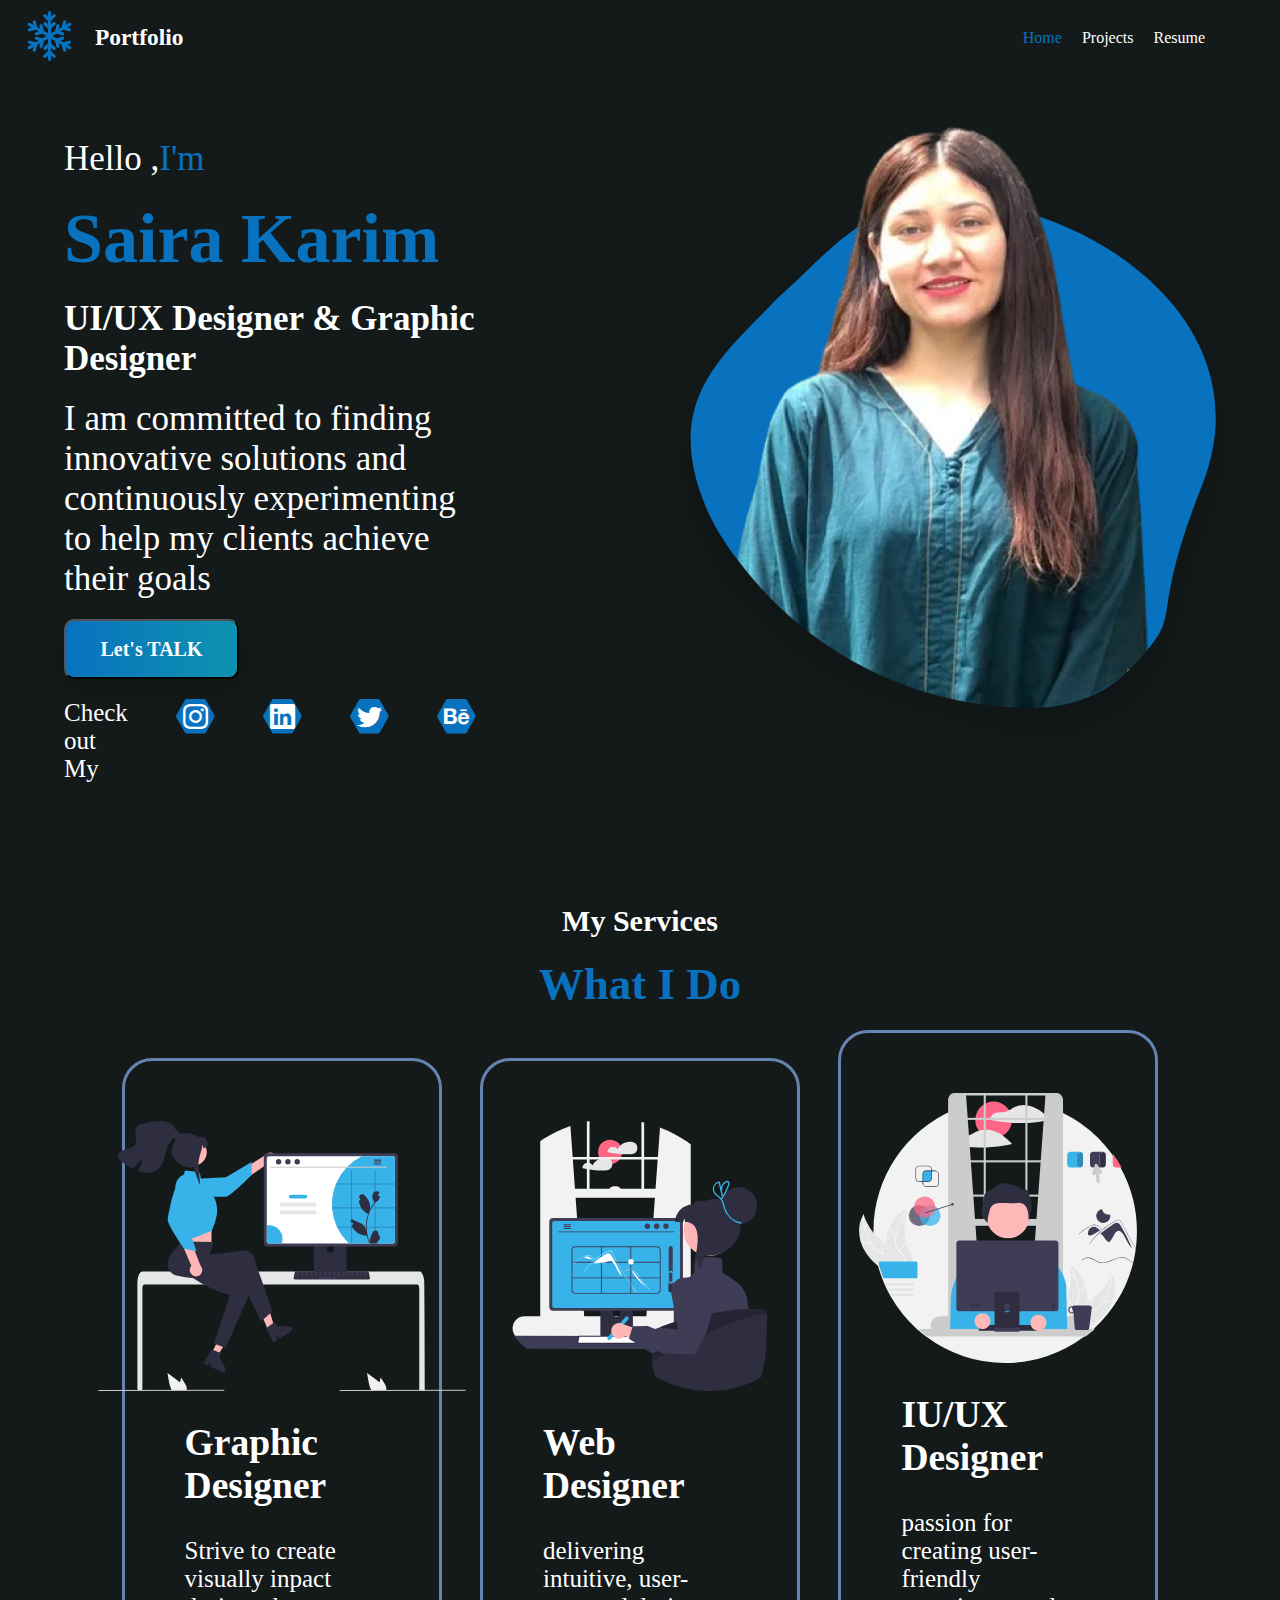
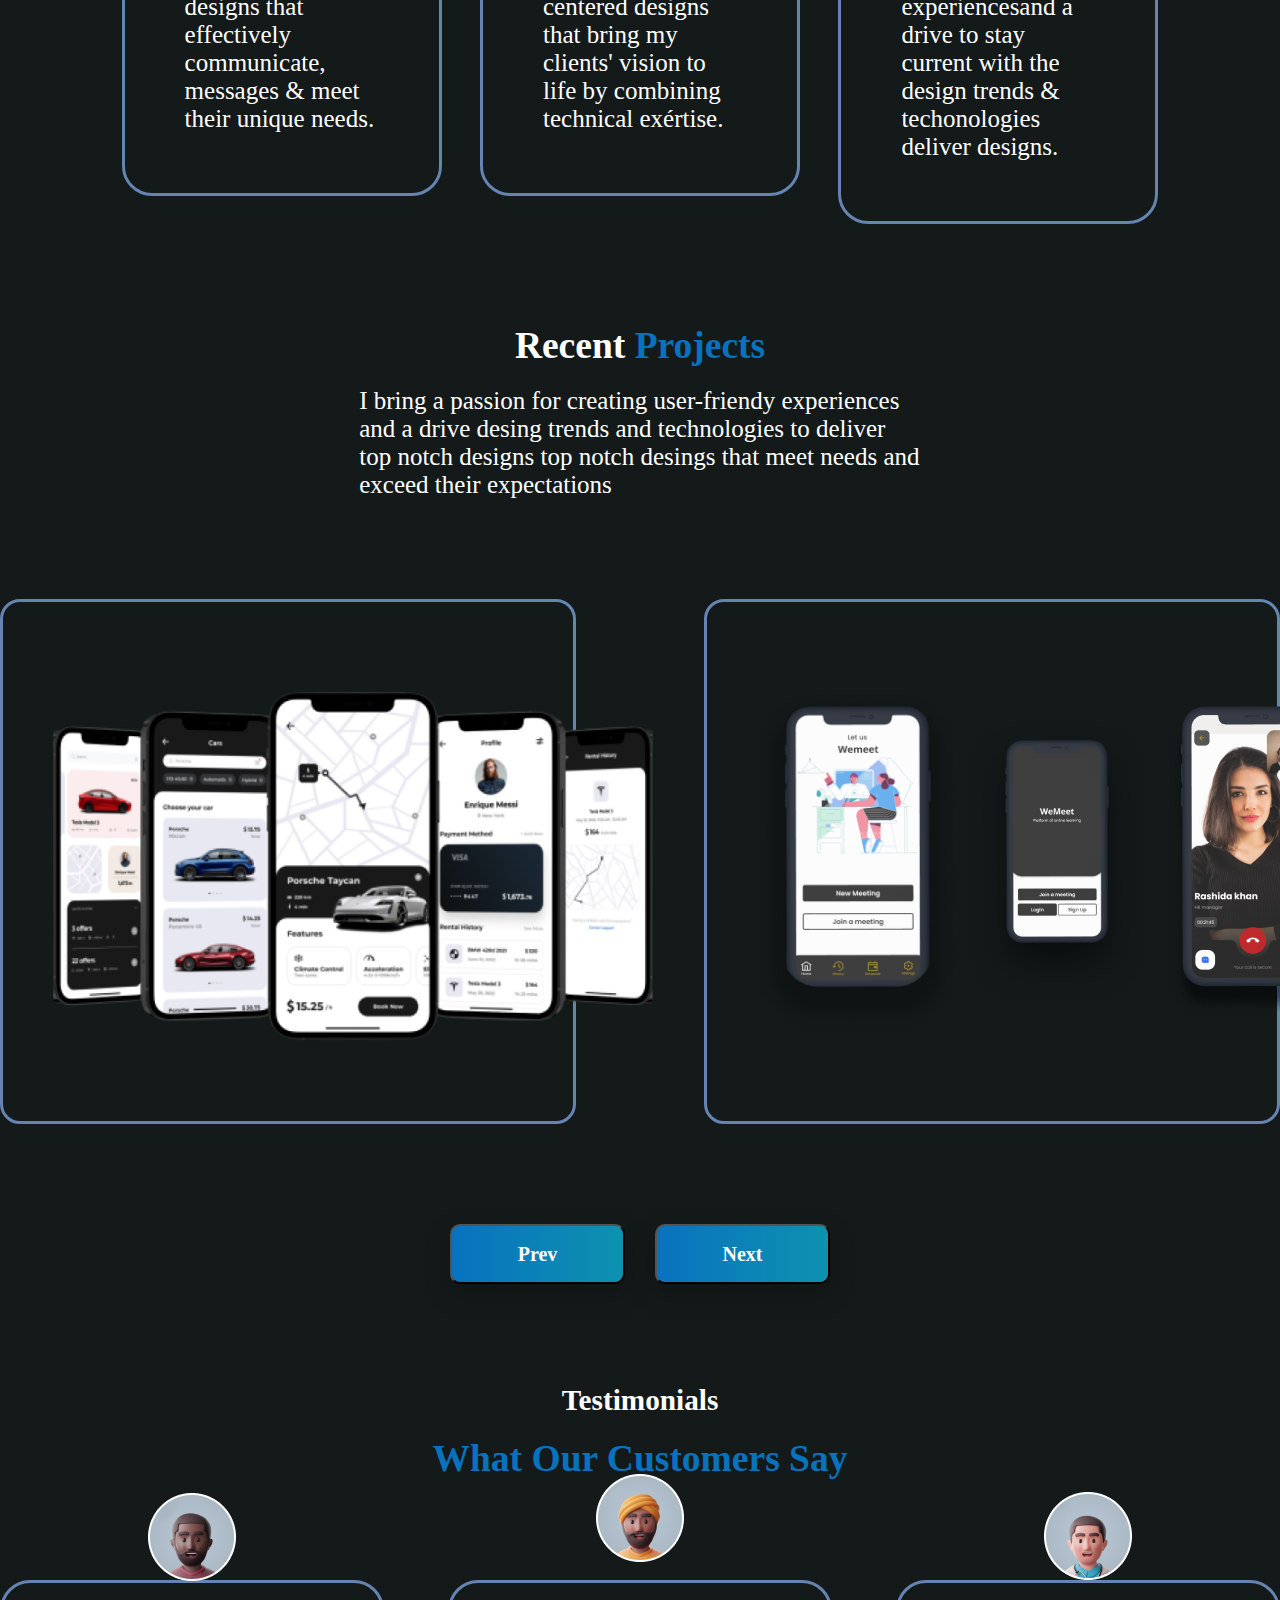
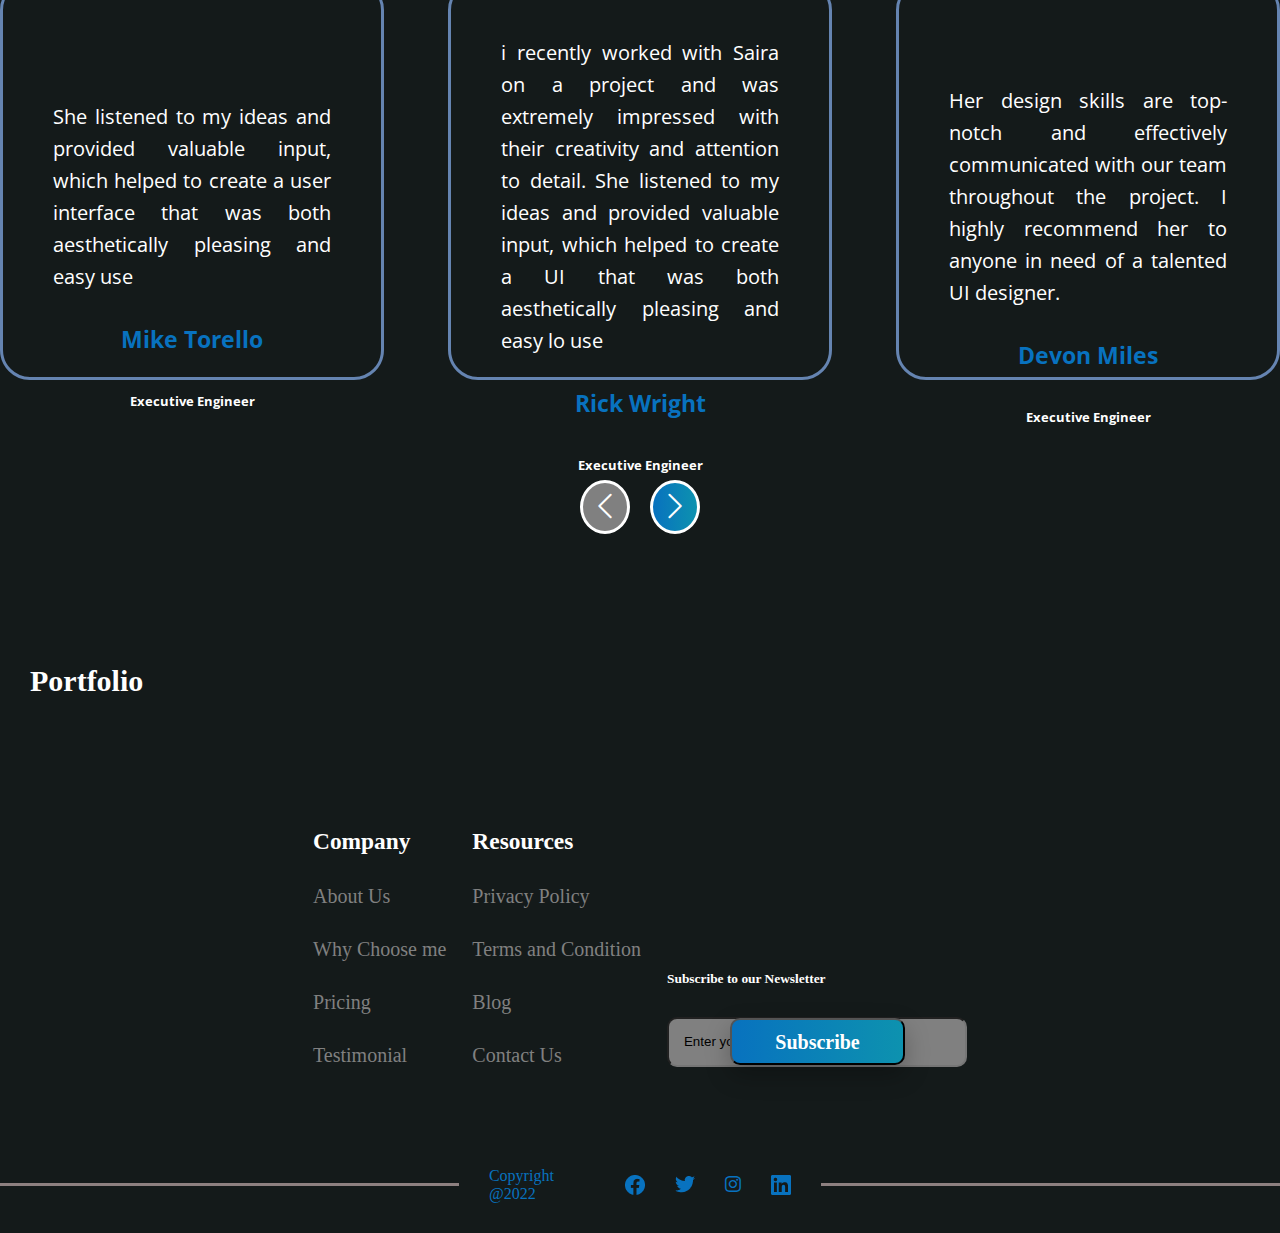
<file: pagina1/index.html>
<!DOCTYPE html>
<html lang="en">
<head>
    <meta charset="UTF-8">
    <meta http-equiv="X-UA-Compatible" content="IE=edge">
    <meta name="viewport" content="width=device-width, initial-scale=1.0">
    <link rel="stylesheet" href="https://cdn.jsdelivr.net/npm/bootstrap-icons@1.10.5/font/bootstrap-icons.css">
    <link rel="preconnect" href="https://fonts.googleapis.com">
    <link rel="preconnect" href="https://fonts.gstatic.com" crossorigin>
    <link href="https://fonts.googleapis.com/css2?family=Open+Sans&family=Poppins:ital,wght@0,200;0,300;0,400;0,500;0,600;0,700;0,800;0,900;1,100;1,200;1,300;1,400;1,500;1,600;1,700;1,800;1,900&display=swap" rel="stylesheet">
    <link rel="stylesheet" href="./index.css">
    <title>Portfolio</title>
</head>
<body>

<!-- ---------------------------------------------------------------->
    <header>
        <div class="titulo">
        <i class="bi bi-snow2"></i>
        <h3>Portfolio</h3>
        </div>
        <nav>
            <a href=""> <span>Home</span></a>
            <a href="">Projects</a>
            <a href="">Resume</a>
        </nav>
    </header>


<!-- ---------------------------------------------------------------->
    <main>
            <section class="inicio">
            <div class="presentacion">
                <p>Hello ,<span>I'm</span> </p>
                <h1><span>Saira Karim</span></h1>
                <h4>UI/UX Designer & Graphic Designer</h4>
                <p>I am committed to finding innovative solutions and continuously experimenting to help my clients achieve their goals</p>
            <div class="Botoninicio">
            <button>Let's TALK</button>
            </div>
            <div class="redes">
            <p>Check out My</p>
            <div class="vector">
            <i class="bi bi-instagram instagram"></i>
            <img  src="./Imagen/Vector.png" alt="">
            </div>  
            <div class="vector">     
            <i class="bi bi-linkedin"></i>
            <img  src="./Imagen/Vector.png" alt="">
            </div> 
            <div class="vector">             
            <i class="bi bi-twitter"></i>
            <img  src="./Imagen/Vector.png" alt="">
            </div> 
            <div class="vector">             
            <i class="bi bi-behance"></i>
            <img  src="./Imagen/Vector.png" alt="">
            </div> 
            </div>
            </div>

            <div class="imagenes">
                <img class="imagen1" src="./Imagen/Hero Image.png" alt="" >
                <img  src="./Imagen/Hero Background.svg" alt="" >
            </div>
            </section>

        <div class="servicios">
        <h4>My Services</h4>
        <h2> <span>What I Do</span></h2>
        </div>
        
        <section>
            <div class="trabajos">
                <div class="servis">
                    <img class="imagentrabajos" src="./Imagen/Imagen1.svg" alt="" >
                    <h2>Graphic Designer</h2>
                    <p>Strive to create visually inpact designs that effectively communicate, messages & meet their unique needs.</p>
                </div>
                
                <div class="servis">
                    <img class="imagentrabajos" src="./Imagen/Imagen2.svg" alt="">
                    <h2>Web Designer</h2>
                    <p>delivering intuitive, user-centered designs that bring my clients' vision to life by combining technical exértise.</p>
                </div>
                
                <div class="servis">
                    <img class="imagentrabajos" src="./Imagen/Imagen3.svg" alt="">
                    <h2>IU/UX Designer</h2>
                    <p>passion for creating user-friendly experiencesand a drive to stay current with the design trends & techonologies deliver designs.</p>
                </div>

            </div>
        </section>


        <div class="recent">
        <h2>Recent <span>Projects</span></h2>
        <p>I bring a passion for creating user-friendy experiences and a drive desing trends and technologies to deliver top notch designs top notch desings that meet needs and exceed their expectations</p>
        </div>
        
        
        <section class="imgapp">
        <div class="imgsapp">
            <img class="imgsapp1" src="./Imagen/Celulares.png" alt="">
        </div>
        <div class="imgsapp">
            <img class="imgsapp2" src="./Imagen/image1.png" alt="">
            <img class="imgsapp2" src="./Imagen/image 2.png" alt="">
            <img class="imgsapp2" src="./Imagen/image3.png" alt="">
            <img class="imgsapp2" src="./Imagen/image4.png" alt="">
        </div>
        </section>    
        
        
        <div class="Botonpasarpagina">
            <button>Prev</button>
            <button>Next</button>
        </div>
        <div class="testimonios" >
            <h3>Testimonials</h3>
            <h2><span>What Our Customers Say</span></h2>
        </div>

        <section class="comentarios">
            <div class="usuarios">
                <img class="ellipse" src="./Imagen/Ellipse 6.png" alt="">
                <p>She listened to my ideas and provided valuable input, which helped to create a user interface that was both aesthetically pleasing and easy use</p>
                <h3><span>Mike Torello</span></h3>
                <h6>Executive Engineer</h6>
            </div>

            <div class="usuarios">
                <img class="ellipse1" src="./Imagen/Ellipse 1.png" alt="">
                <P>i recently worked with Saira on a project and was extremely impressed with their creativity and attention to detail. She listened to my ideas and provided valuable input, which helped to create a UI that was both aesthetically pleasing and easy lo use </P>
                <h3><span>Rick Wright</span></h3>
                <h6>Executive Engineer</h6>
            </div>

            <div class="usuarios">
                <img class="ellipse2" src="./Imagen/Ellipse 4.png" alt="">
                <p>Her design skills are top-notch and effectively communicated with our team throughout the project. I highly recommend her to anyone in need of a talented UI designer.</p>
                <h3><span>Devon Miles</span></h3>
                <h6>Executive Engineer</h6>
            </div>
        </section>

        <div class="boton" >
            <i class="bi bi-chevron-left chevron"></i>
            <i class="bi bi-chevron-right chevron"></i>
        </div>
    </main>

<!-- ---------------------------------------------------------------->
    <footer>
        <h2>Portfolio</h2>
        <div class="casitermino">
            <div class="info" >
                <h3>Company</h3>
                <p>About Us</p>
                <p>Why Choose me</p>
                <p>Pricing</p>
                <p>Testimonial</p>
            </div>

            <div class="info" >
                <h3>Resources</h3>
                <p>Privacy Policy</p>
                <p>Terms and Condition</p>
                <p>Blog</p>
                <p>Contact Us</p>
            </div>

        <div class="sub">
            <h6>Subscribe to our Newsletter</h6>
            <div class="datos">
            <input type="email" value="Enter your Email">
            <button>Subscribe</button>
            </div>    
        </div>
        </div> 
        <div class="final">
            <img src="./Imagen/Line 4.png"  width="500px" height="3px"  alt="">
            <p><span>Copyright @2022</span></p>
            <img src="./Imagen/Vectorfb.png" alt="">
            <img src="./Imagen/Vectortw.png" alt="">
            <span><i class="bi bi-instagram"></i></span>
            <img src="./Imagen/Vector In.png" alt="">

            <img src="./Imagen/Line 4.png" width="500px" height="3px" alt="">
        </div>   
    </footer>
</body>
</html>
</file>
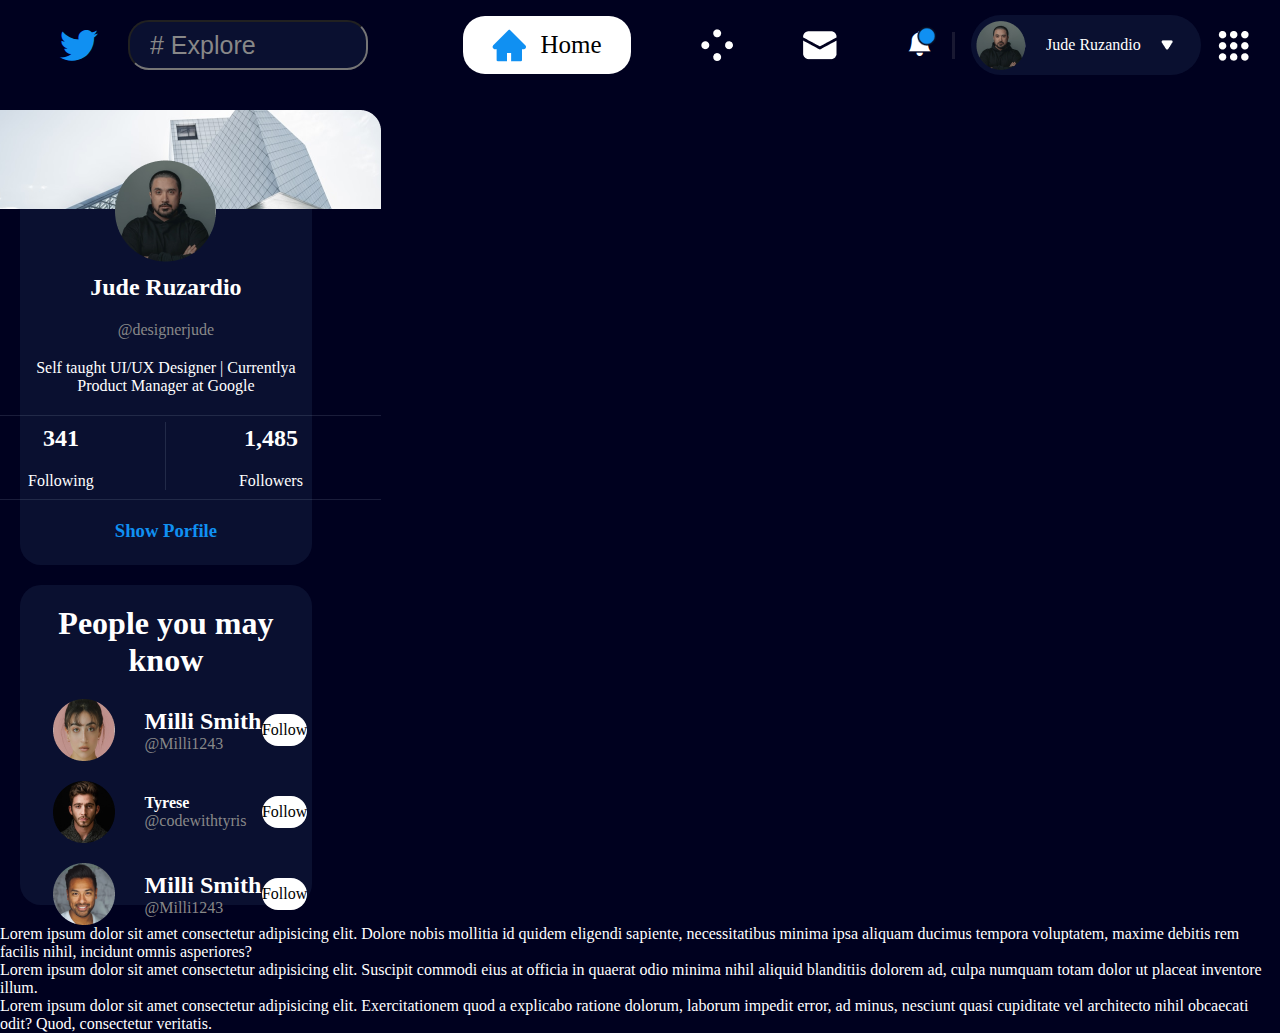
<file: pagina2/Index2.html>
<!DOCTYPE html>
<html lang="en">
<head>
    <meta charset="UTF-8">
    <meta http-equiv="X-UA-Compatible" content="IE=edge">
    <meta name="viewport" content="width=device-width, initial-scale=1.0">
    <link rel="stylesheet" href="./Index2.css">
    <link rel="stylesheet" href="https://cdn.jsdelivr.net/npm/bootstrap-icons@1.10.5/font/bootstrap-icons.css">
    <title>Document</title>
</head>
<body>
    <header>
        <div class="explore">
        <i class="bi bi-twitter"></i>
        <input class="inputtext" type="text" value="# Explore">
        </div>    

        <div class="interaccion">
        <div class="home">
            <img src="./Imagenes2/Vector (3).png" alt="">
            <p>Home</p>
        </div>
        <img src="./Imagenes2/Vector (5).png" alt="">
        <img src="./Imagenes2/Vector (4).png" alt="">
        <div class="campana">
            <i class=" vectorh bi bi-bell-fill"></i>
            <img class="vectorcampana" src="./Imagenes2/Ellipse 11.png" alt="">
        </div>
        </div>
        <div class="perfilheader">
            <div class="usuario">
            <img src="./Imagenes2/Ellipse 12.png" alt="">
            <p>Jude Ruzandio</p>
            <img src="./Imagenes2/Polygon 1.png" alt="">
            </div>
            <img src="./Imagenes2/Vector (6).png" alt="">
        </div>
    </header>
    <main>
    <div>
        <aside>
            <div class="perfil">
                <div class="imagenjude">
                    <img src="./Imagenes2/Rectangle 8.png" alt="">
                    <img class="jude" src="./Imagenes2/Ellipse 1.png" alt="">
                </div>

                <h2>Jude Ruzardio</h2>
                <p><span>@designerjude</span></p>
                <p>Self taught UI/UX Designer | Currentlya Product Manager at Google</p>
                <div class="alcanse">
                    <div class="seguidos">
                        <h2>341</h2>
                        <p>Following</p>
                    </div>
                    <div class="seguidos">
                        <h2>1,485</h2>
                        <p>Followers</p>
                    </div>
                    <img class="linea1" src="./Imagenes2/Line 1.png" alt="">
                    <img class="linea2" src="./Imagenes2/Line 3.png" alt="">
                    <img class="linea3" src="./Imagenes2/Line 1.png" alt="">
                </div>
                <h3>Show Porfile</h3>
            </div>



            <div class="perfil sugerencias">
                <h1>People you may know</h1>
                <div class="nose">
                    <img class="iconos" src="./Imagenes2/Ellipse 2.png" alt="">
                    <div class="personas">
                        <h2>Milli Smith</h2> 
                        <p><span>@Milli1243</span></p>
                    </div>   
                    <p class="follow" >Follow</p> 
                </div>    
                <div class="nose">
                    <img class="iconos" src="./Imagenes2/Ellipse 3.png" alt="">
                    <div class="personas">
                        <h4>Tyrese</h4> 
                        <p><span>@codewithtyris</span></p>
                    </div>   
                    <p class="follow" >Follow</p> 
                </div>    
                <div class="nose">
                    <img class="iconos" src="./Imagenes2/Ellipse 4.png" alt="">
                    <div class="personas">
                        <h2>Milli Smith</h2> 
                        <p><span>@Milli1243</span></p>
                    </div>   
                    <p class="follow" >Follow</p> 
                </div>    
                                
            </div> 
        </aside>
        <div class="ariculos" >
            <article>
                Lorem ipsum dolor sit amet consectetur adipisicing elit. Dolore nobis mollitia id quidem eligendi sapiente, necessitatibus minima ipsa aliquam ducimus tempora voluptatem, maxime debitis rem facilis nihil, incidunt omnis asperiores?
            </article>

            <article>
                Lorem ipsum dolor sit amet consectetur adipisicing elit. Suscipit commodi eius at officia in quaerat odio minima nihil aliquid blanditiis dolorem ad, culpa numquam totam dolor ut placeat inventore illum.
            </article>
        </div>

        <aside>
            Lorem ipsum dolor sit amet consectetur adipisicing elit. Exercitationem quod a explicabo ratione dolorum, laborum impedit error, ad minus, nesciunt quasi cupiditate vel architecto nihil obcaecati odit? Quod, consectetur veritatis.
        </aside>
    </div>
    </main>
</body>
</html>
</file>
<file: pagina1/index.css>
*{
  margin: 0;  
  padding: 0;
  box-sizing: border-box;

}

body {
      background: #141A1A;
      color: white;
}

button {
        background:linear-gradient(90deg, #0872BF 0%, #0D92AF 100%);
        box-shadow: 0px 10px 25px rgba(0, 0, 0, 0.25);
        width: 175px;
        height: 60px;
        border-radius: 10px;
        font-family: 'Inter';
font-style: normal;
font-weight: 700;
font-size: 20px;
line-height: 150%;
color: white;

}

a{text-decoration: none;
  color: white;
  }

header {display: flex;
        padding: 10px;
        height: 5vh;
        align-items: center;
        padding: 10px;
        margin: 15px;
      }


header .titulo{display: flex;
                align-items: center;
                width: 50%;
                gap: 20px;
                font-size: 20px;
      }

header nav {display: flex;
            padding-right: 50px;
            justify-content: end;
            width: 50%;
            gap: 20px;
      }


.bi-snow2 {color: #0872BF;
           font-size: 50px;
          }
.inicio{display: flex; 
        }
.presentacion{
              display: flex;
              flex-direction: column;
              width: 50%;
              gap: 20px;
              font-size: 35px;
              padding: 5vw;
}
.imagenes{
         position: relative;
         padding: 100px;
}

.imagen1 {position:absolute;
          width: 500px; 
          height: 620px;         
          left: 130px;
          top: 13px;
        }


.redes {display: flex;
        gap: 3rem;
        font-size: 25px;
        }
.bi-behance{
          position: absolute;
          top: 5px;
          left: 7px;
        }


.bi-twitter{
  position: absolute;
  top: 5px;
  left: 7px;
}

.bi-linkedin{
  position: absolute;
  top: 5px;
  left: 7px;
}
  
.instagram{
              position: absolute;
              top: 5px;
              left: 7px;
            }
.vector{position: relative;
}

.servicios {
            display: flex;  
            flex-direction: column;
            justify-content: center;
            align-items: center;
            font-size: 30px ;
            gap: 20px;
            padding: 20px;

} 

.trabajos {
            display: flex;
            justify-content: center;
            align-items: center;
            gap: 3vw;
}

.imagentrabajos{
                width: 30vw;
                height: 30vh;
}

.servis {display: flex;
         flex-direction: column; 
         justify-content: center;
         align-items: center; 
         width: 25%;
         gap: 30px;
         padding: 60px;
         border: 3px solid rgb(101, 132, 177);
         border-radius: 30px;
         font-size: 25px;
        }

.recent {
          display: flex;
          flex-direction: column;
          align-items: center;
          justify-content: center;
          gap: 20px;
          font-size: 25px;
          margin: 100px;
          
}

.recent p{ 
          width: 52%;
}


.imgapp{
        display: flex;
        justify-content: space-between;
        margin-top: 100px;
        margin-bottom: 100px;
      }

.imgsapp { display: flex;
           align-items: center;
           border: 3px solid rgb(101, 132, 177); 
           border-radius: 20px;
           padding-left: 50px;
           width: 45%;
}

.imgsapp1 {
            width: 600px;
}

.imgsapp2 {
           width: 200px;
}

.Botonpasarpagina {
                   display: flex;
                   justify-content: center;
                   gap: 30px;
                   margin: 100px; 
}



.testimonios {
              display: flex;
              flex-direction: column;
              align-items: center;
              font-size: 25px;
              gap: 20px;
              margin: 100px;
}

.comentarios {
              display: flex;
              justify-content: space-between;
              align-items:center;
              text-align: justify;
              font-family: 'Open Sans';
              line-height: 32px;
}


.usuarios {
            display: flex;
            flex-direction: column;
            align-items: center;
            justify-content: center;
            width: 30vw;
            height: 400px;
            font-size: 20px;
            border: 3px solid  rgb(101, 132, 177);
            border-radius: 30px;
            padding: 60px 50px 20px 50px;
            gap: 30px;
          }

.ellipse{position: relative;
         top: -90px;       
  }
.ellipse1{position: relative;
          top: -45px;       
}

.ellipse2{position: relative;
          top: -75px;       
}


.boton {
        display: flex;
        justify-content: center;
        margin: 100px;
        font-size: 30px;
        gap: 20px;
}

.chevron{background: gray; 
         border: 3px solid white;
         border-radius:100%;
         padding: 7px;
        }


footer h2{
          display:flex ;
          padding: 30px;
          font-size: 30px;
        }

.casitermino {
              padding: 100px 300px 100px 300px;
              display: flex;
              justify-content: space-around;
              font-size: 20px;
}

.info{
      display: flex;
      flex-direction: column;
      gap: 30px;
}

.info p{color: gray;}

.sub {
  display: flex;
  flex-direction: column;
  justify-content: end;
  gap: 30px;
}
.datos{
       display: flex; 
       justify-content: center;
       align-items: center;
      }

.datos input{position: relative;
             background-color: gray;
             border-radius: 10px;
             width: 300px;
             height: 50px;
             padding: 15px; 
}

.datos button{
              position: absolute;
              right: 375px;
              height: 47px;
}

.bi-chevron-right{background:linear-gradient(90deg, #0872BF 0%, #0D92AF 100%);}

span{
     color: #0872BF; 
}

.final{display: flex;
       justify-content: center;
       align-items: center; 
       gap: 30px;     
       margin-bottom: 30px; 
}
</file>
<file: pagina2/Index2.css>
*{
    margin: 0;  
    padding: 0;
    box-sizing: border-box;
  
  }

  span{
      color:#888888;
}

body {
    background: #00011f;
    color: white;
}


header{ display: flex;
        padding: 15px;
        align-items: center;
      }



.vectorh{
        font-size: 25px; 
        width: 30px;
        height: 24px;
              }
.bi-twitter {
            color: #1090F2;
            font-size: 38px;
}

.explore {display: flex;
          align-items: center;
          width: 20vw;
          gap: 30px;
          padding-left: 45px;

}

.explore .inputtext {
      border-radius: 21px; 
      height:  50px; 
      width: 240px;   
      background: #7FCAFF14;
      font-size: 25px;
      color:#888888;
      padding: 20px;
      
}

.interaccion{
             display: flex;
             width: 55vw;
             height: 3vh;
             justify-content: end;
             align-items: center;
             flex-direction: row;
             gap: 70px;
             border-right: solid 3px #8888882E;
             padding-right: 20px;
}

.home{display: flex;
      align-items: center;
      justify-content: center;
      font-size: 25px;
      background-color: white;
      color: black;
      width: 168px;
      height: 58px;
      border-radius: 22px;
      gap: 15px;
}

.campana{
              position: relative;
}

.vectorcampana{
               position: absolute;
               top: -5px; 
               left: 10px;
               width: 20px;
}

.perfilheader{
        display: flex;
        align-items: center;
        justify-content: space-evenly;
        width: 25vw;

}

.usuario{display: flex;
         align-items: center;
         justify-content: start; 
         padding: 5px;
         gap: 20px;
         background-color: #7FCAFF14;
         width: 230px;
         height: 60px;
         border-radius: 50px;
}
main{
      display: flex;
}

.perfil {
            display: flex;
            flex-direction: column;
            width: 22.8%;
            height: 455px;
            align-items: center;
            background: #7FCAFF14;
            margin: 20px;
            border-radius: 21px;
            gap: 20px;
            text-align: center;
      }
.imagenjude{display: flex;
            justify-content: center;
            position: relative;
            margin-bottom: 45px;
}
.perfil p {
            width: 300px;
}

.perfil h3 {
            color:#1090F2;
}
.jude{
      position: absolute;
      top: 50px;
      }

.alcanse{display: flex;
         justify-content: center;
         padding: 10px;
         position: relative;
}
.seguidos{display: flex;
          flex-direction: column;
          align-items: center;
          width: 35%;
          gap: 20px;
      }

.linea1{
        position: absolute;
        top: 0px;
      }
.linea2{position: absolute;
        bottom: 10px;
        }
.linea3{position: absolute;
        bottom: 0px
        }
.sugerencias{
             padding: 20px;
             height: 320px;  

}
.nose{
      display: flex;
      align-items: center;
      width: 90%;
      
}
.personas{display: flex;
          flex-direction: column;
          text-align:start;
          width: 65%;
          padding-left: 30px;
}

.follow{display: flex;
      align-items: center;
      justify-content: center;
      background-color: white;
      color: black;
      width: 102px;
      height: 32px;
      border-radius: 51px;
      gap: 15px;
}
</file>
